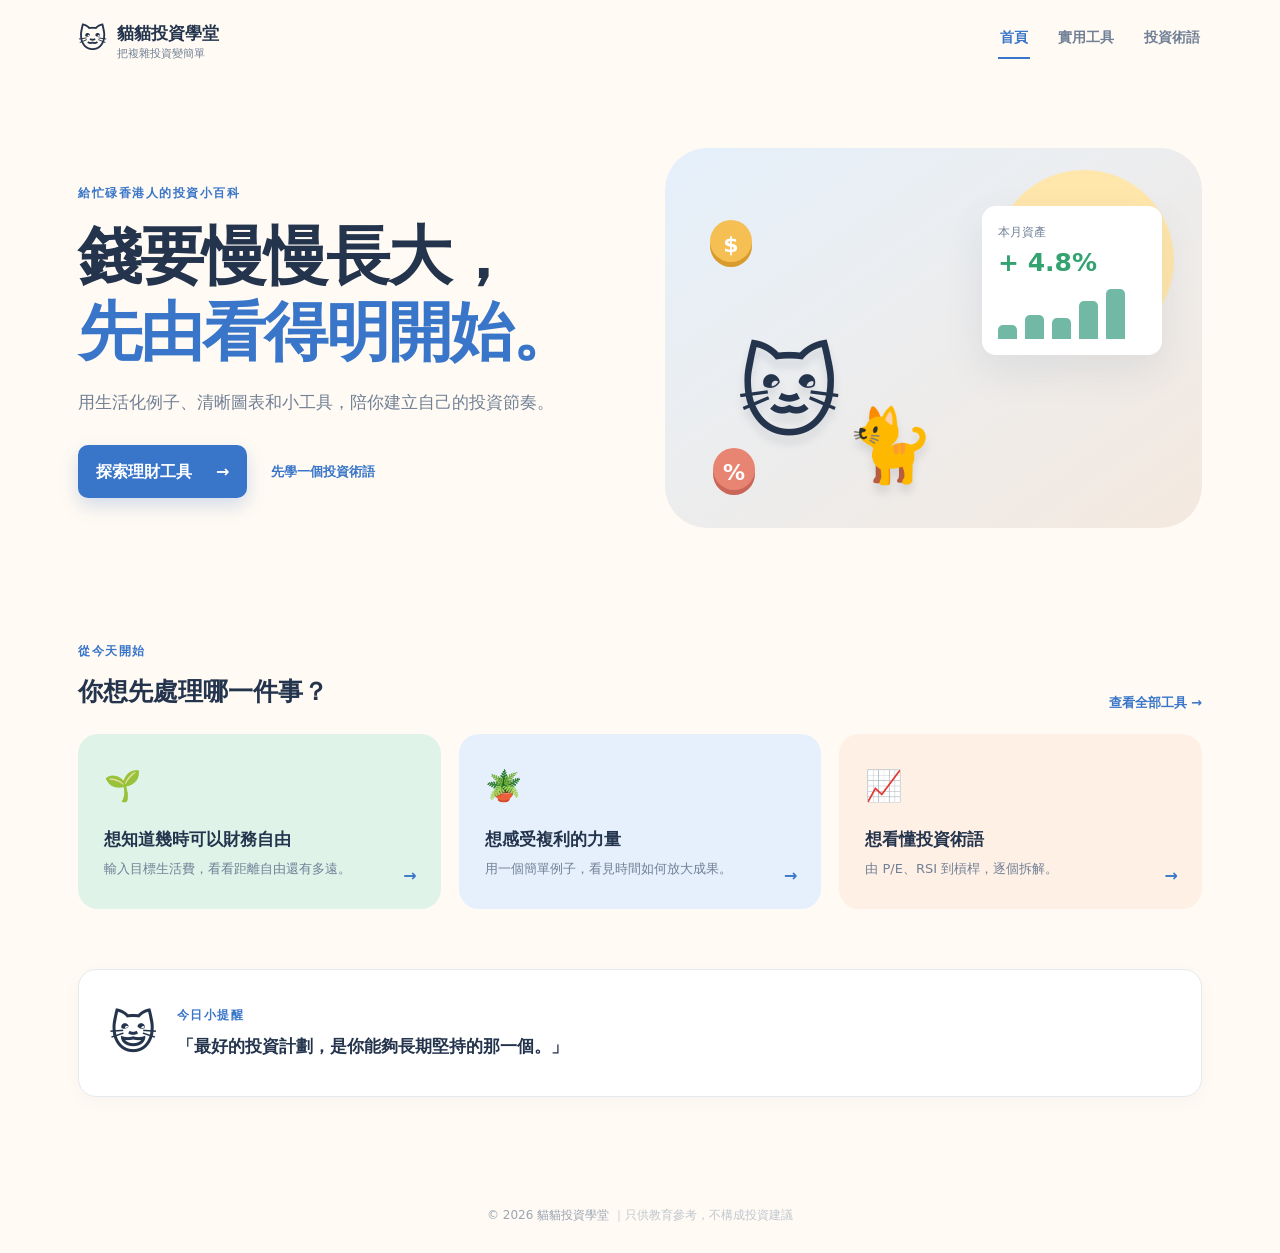
<file: index.html>
<!doctype html>
<html lang="zh-HK"><head><meta charset="UTF-8"><meta name="viewport" content="width=device-width, initial-scale=1.0"><title>貓貓投資學堂｜用簡單方法管理財富</title><meta name="description" content="以簡單、溫暖的方式學習投資概念與理財工具。"><link rel="stylesheet" href="style.css"></head>
<body><header class="site-header"><a class="brand" href="index.html"><span class="brand-mark">🐱</span><span>貓貓投資學堂<small>把複雜投資變簡單</small></span></a><nav aria-label="主選單"><a class="active" href="index.html">首頁</a><a href="tools.html">實用工具</a><a href="tech.html">投資術語</a></nav></header>
<main><section class="hero home-hero"><div><span class="eyebrow">給忙碌香港人的投資小百科</span><h1>錢要慢慢長大，<br><em>先由看得明開始。</em></h1><p>用生活化例子、清晰圖表和小工具，陪你建立自己的投資節奏。</p><div class="hero-actions"><a class="btn btn-primary" href="tools.html">探索理財工具 <span>→</span></a><a class="text-link" href="tech.html">先學一個投資術語</a></div></div><div class="hero-art" aria-label="貓貓與投資圖表插畫"><div class="sun"></div><div class="chart-card"><span>本月資產</span><strong>+ 4.8%</strong><div class="mini-chart"><i></i><i></i><i></i><i></i><i></i></div></div><div class="cat cat-one">🐱</div><div class="cat cat-two">🐈</div><div class="coin coin-one">$</div><div class="coin coin-two">%</div></div></section>
<section class="section"><div class="section-heading"><div><span class="eyebrow">從今天開始</span><h2>你想先處理哪一件事？</h2></div><a class="text-link" href="tools.html">查看全部工具 →</a></div><div class="feature-grid"><a class="feature-card mint" href="tools.html#freedom"><span class="feature-icon">🌱</span><h3>想知道幾時可以財務自由</h3><p>輸入目標生活費，看看距離自由還有多遠。</p><span class="card-arrow">→</span></a><a class="feature-card blue" href="tools.html#compound"><span class="feature-icon">🪴</span><h3>想感受複利的力量</h3><p>用一個簡單例子，看見時間如何放大成果。</p><span class="card-arrow">→</span></a><a class="feature-card peach" href="tech.html"><span class="feature-icon">📈</span><h3>想看懂投資術語</h3><p>由 P/E、RSI 到槓桿，逐個拆解。</p><span class="card-arrow">→</span></a></div></section><section class="quote-section"><div class="quote-cat">😺</div><div><span class="eyebrow">今日小提醒</span><p>「最好的投資計劃，是你能夠長期堅持的那一個。」</p></div></section></main><footer>© 2026 貓貓投資學堂 <span>｜只供教育參考，不構成投資建議</span></footer></body></html>
</file>
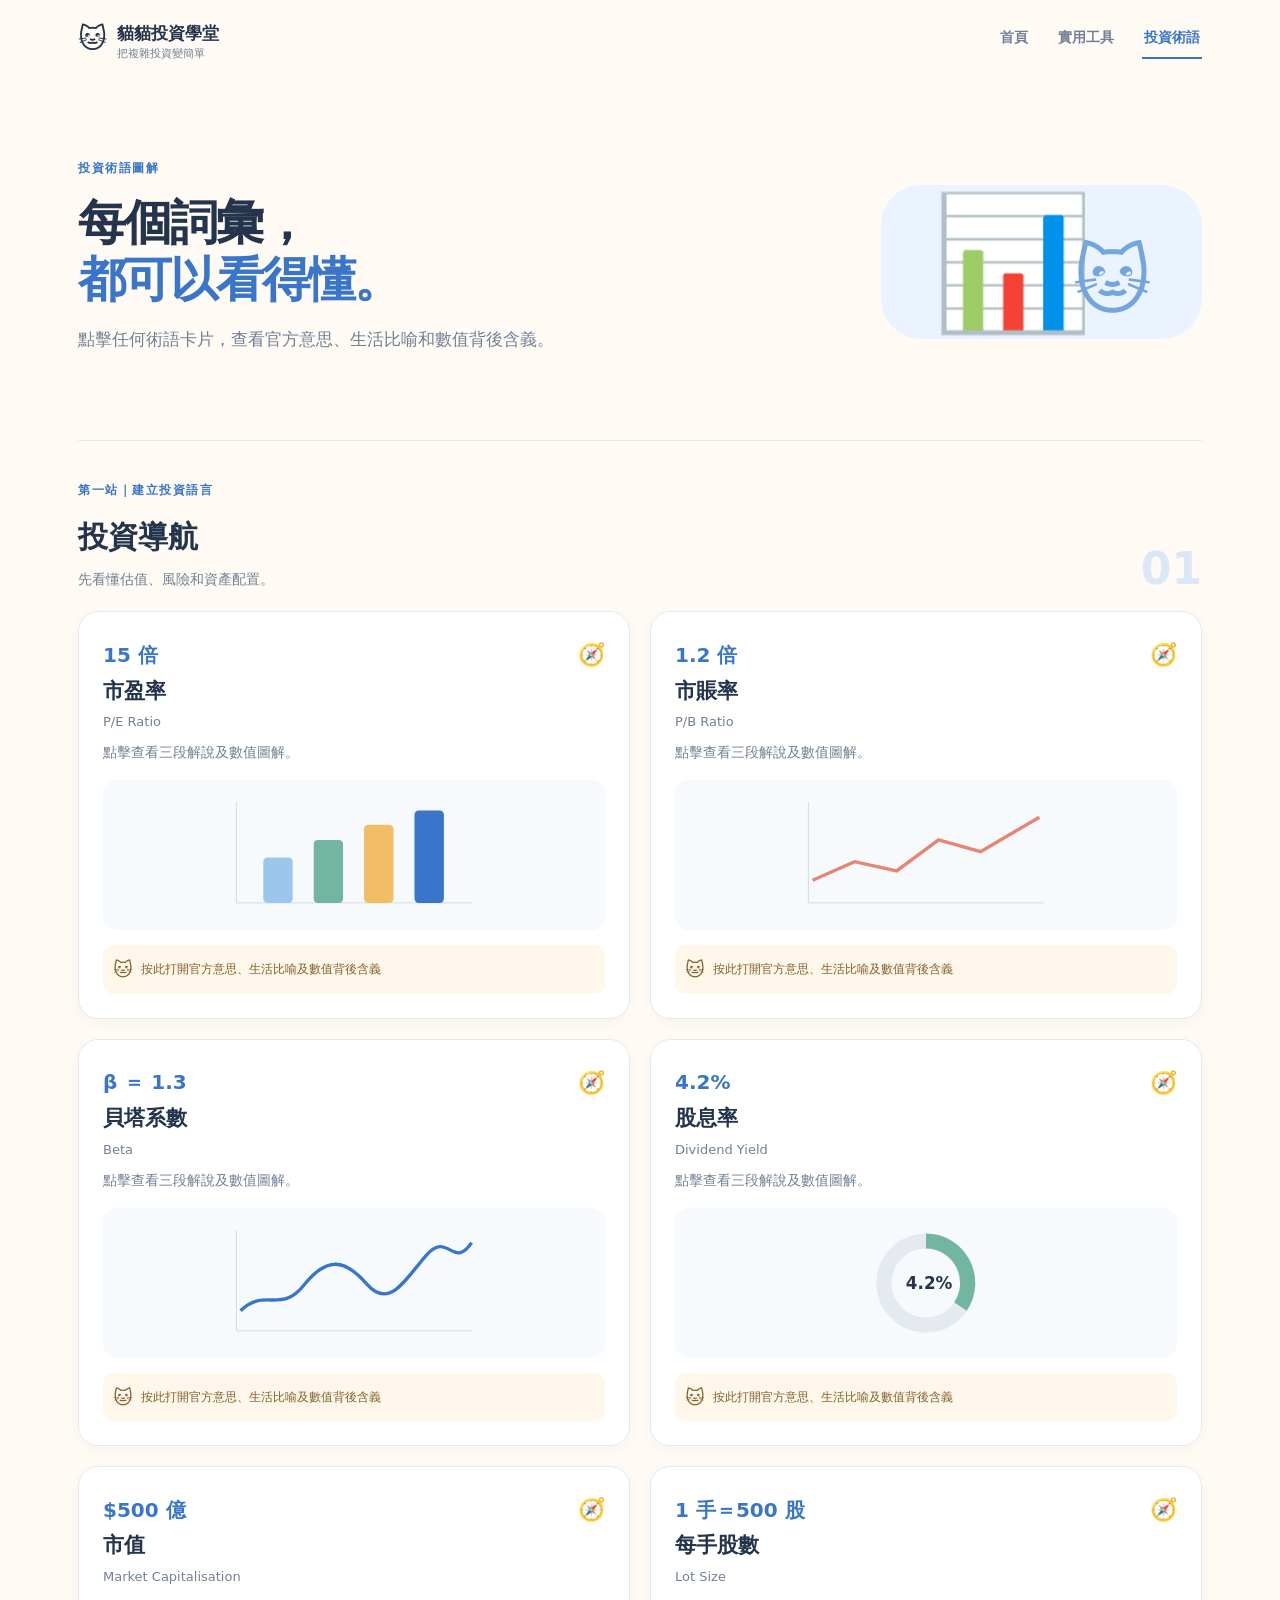
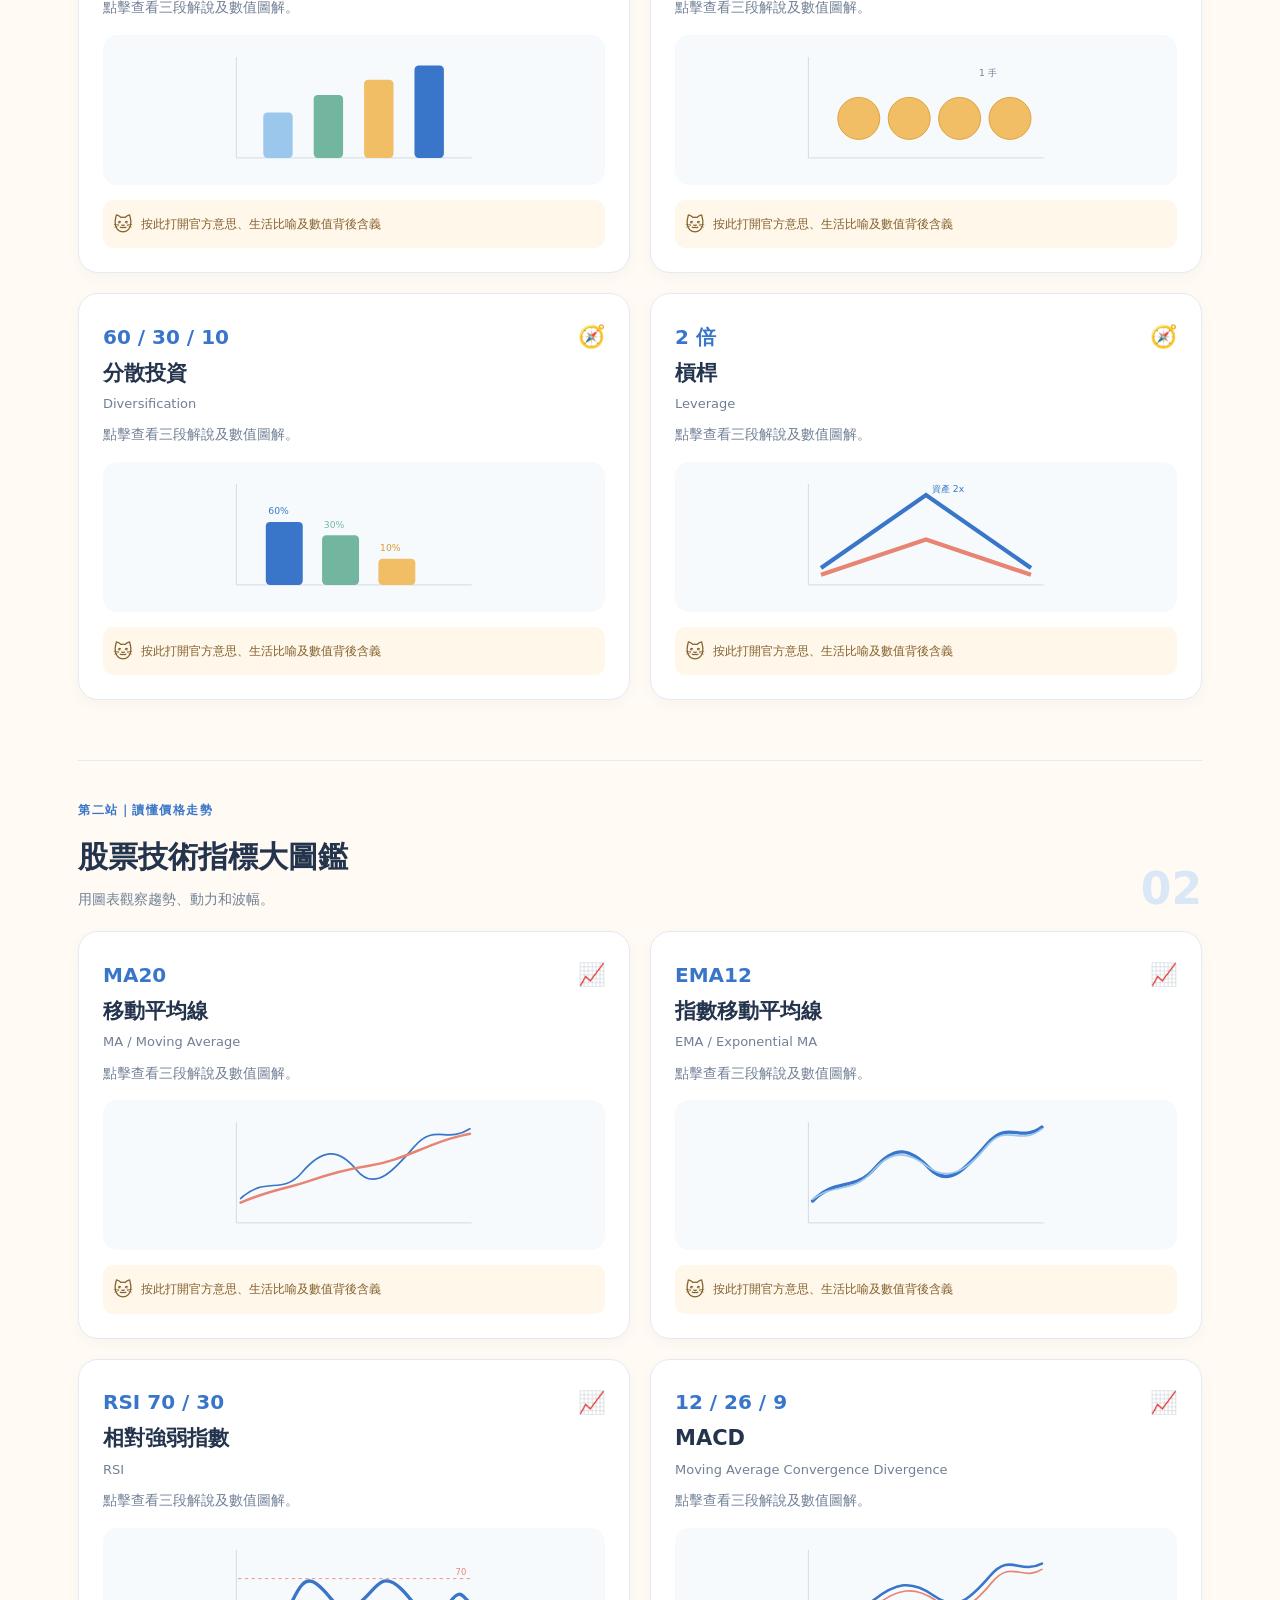
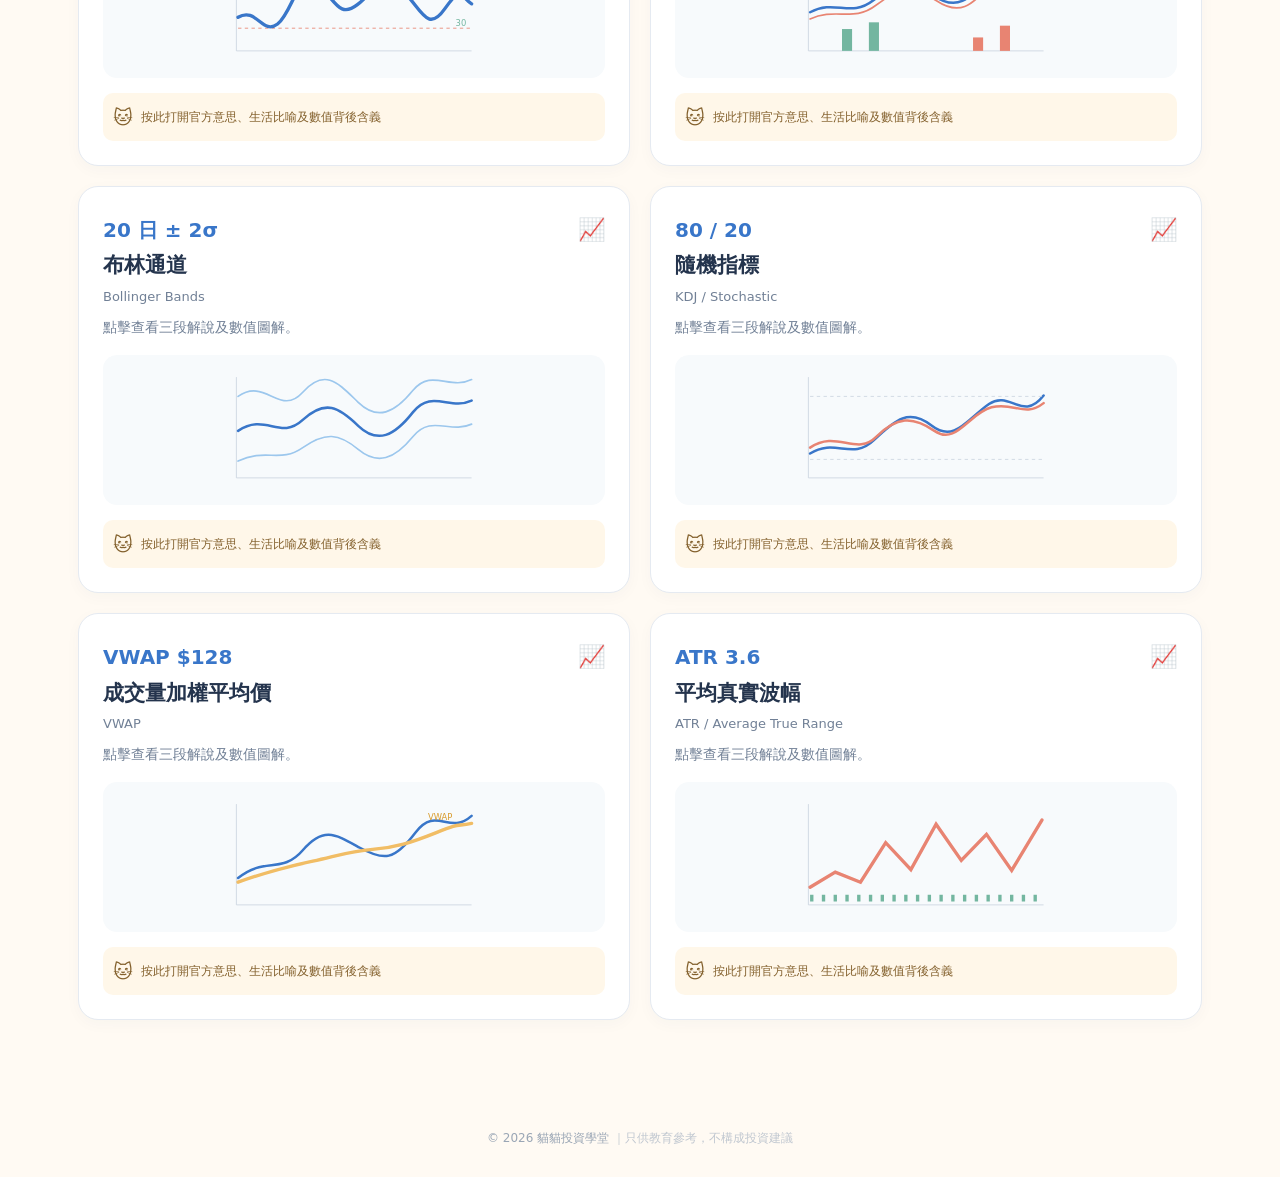
<file: tech.html>
<!doctype html>
<html lang="zh-HK"><head><meta charset="UTF-8"><meta name="viewport" content="width=device-width, initial-scale=1.0"><title>投資術語圖解｜貓貓投資學堂</title><link rel="stylesheet" href="style.css"></head><body><header class="site-header"><a class="brand" href="index.html"><span class="brand-mark">🐱</span><span>貓貓投資學堂<small>把複雜投資變簡單</small></span></a><nav><a href="index.html">首頁</a><a href="tools.html">實用工具</a><a class="active" href="tech.html">投資術語</a></nav></header><main><section class="page-intro tech-intro"><div><span class="eyebrow">投資術語圖解</span><h1>每個詞彙，<br><em>都可以看得懂。</em></h1><p>點擊任何術語卡片，查看官方意思、生活比喻和數值背後含義。</p></div><div class="visual-mascot">📊<span>🐱</span></div></section><section class="dictionary-section"><div class="dictionary-heading"><div><span class="eyebrow">第一站｜建立投資語言</span><h2>投資導航</h2><p>先看懂估值、風險和資產配置。</p></div><span class="section-number">01</span></div><div id="navigation-container" class="term-grid"></div></section><section class="dictionary-section indicator-section"><div class="dictionary-heading"><div><span class="eyebrow">第二站｜讀懂價格走勢</span><h2>股票技術指標大圖鑑</h2><p>用圖表觀察趨勢、動力和波幅。</p></div><span class="section-number">02</span></div><div id="indicators-container" class="term-grid"></div></section></main><div class="term-modal" id="term-modal" aria-hidden="true"><div class="term-modal-box"><button class="modal-close" type="button" aria-label="關閉">×</button><span class="modal-badge" id="modal-badge">投資術語</span><h2 id="modal-title">術語</h2><div class="modal-info"><article><b>官方意思</b><p id="modal-official"></p></article><article><b>生活比喻</b><p id="modal-metaphor"></p></article><article><b>數值背後含義</b><p id="modal-meaning"></p></article></div></div></div><footer>© 2026 貓貓投資學堂 <span>｜只供教育參考，不構成投資建議</span></footer><script src="script.js"></script><script src="tech.js"></script></body></html>
</file>
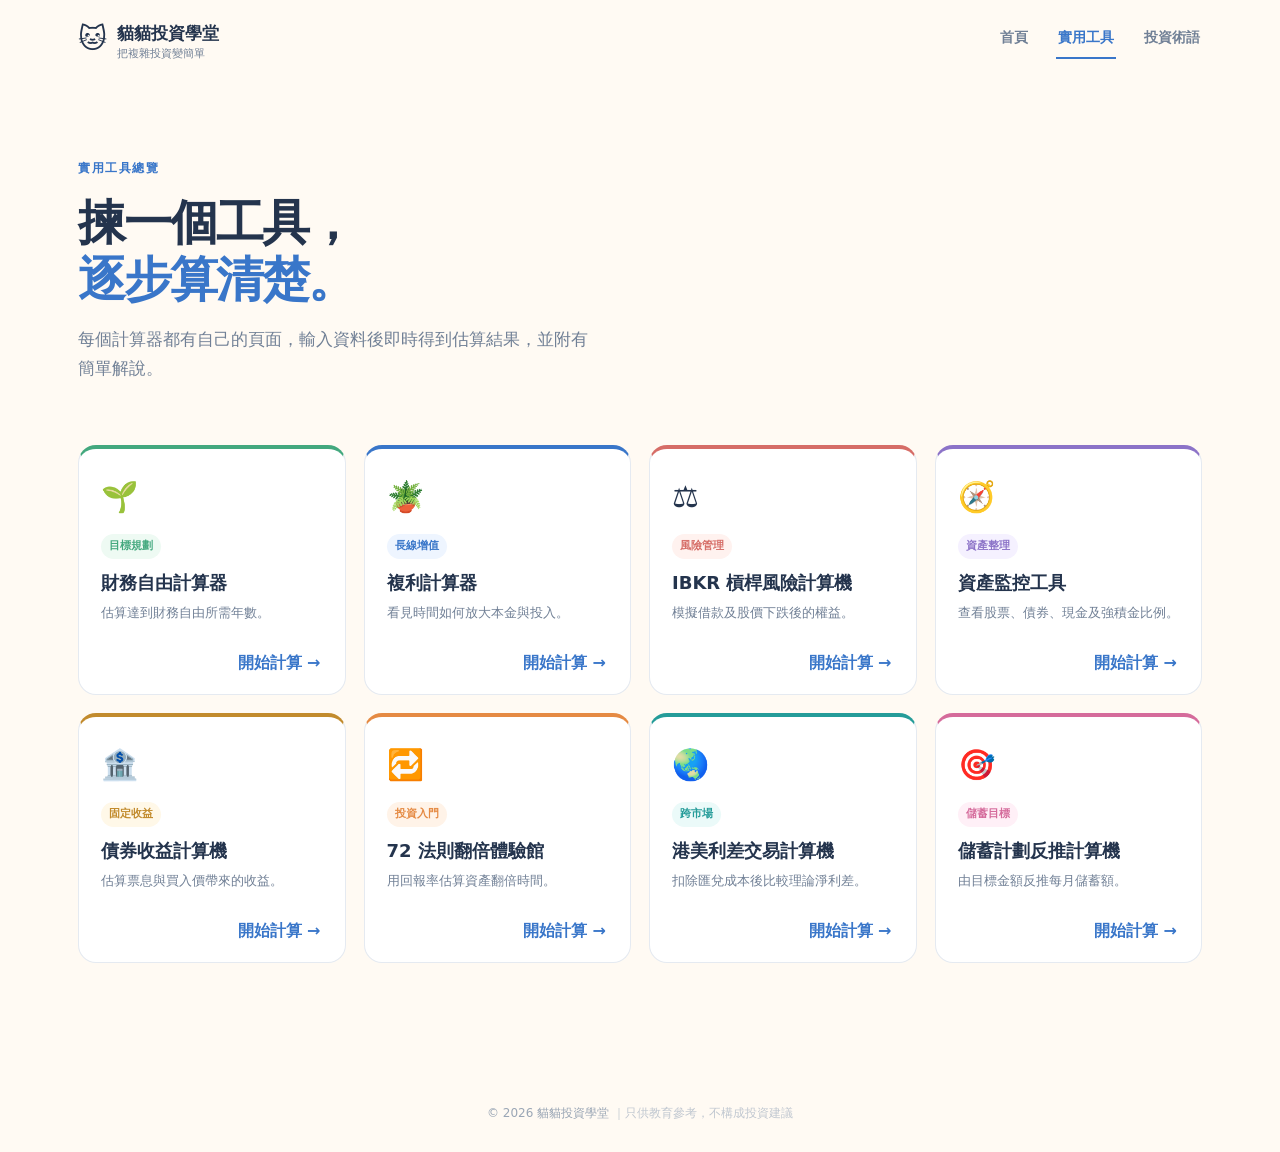
<file: tools.html>
<!doctype html>
<html lang="zh-HK"><head><meta charset="UTF-8"><meta name="viewport" content="width=device-width, initial-scale=1.0"><title>實用工具總覽｜貓貓投資學堂</title><link rel="stylesheet" href="style.css"></head><body><header class="site-header"><a class="brand" href="index.html"><span class="brand-mark">🐱</span><span>貓貓投資學堂<small>把複雜投資變簡單</small></span></a><nav><a href="index.html">首頁</a><a class="active" href="tools.html">實用工具</a><a href="tech.html">投資術語</a></nav></header><main><section class="page-intro tools-intro"><span class="eyebrow">實用工具總覽</span><h1>揀一個工具，<br><em>逐步算清楚。</em></h1><p>每個計算器都有自己的頁面，輸入資料後即時得到估算結果，並附有簡單解說。</p></section><div class="tool-grid tool-hub-grid"><a class="tool-card hub-card green" href="tool-freedom.html"><div class="tool-icon">🌱</div><span class="tool-tag">目標規劃</span><h2>財務自由計算器</h2><p>估算達到財務自由所需年數。</p><span class="card-arrow">開始計算 →</span></a><a class="tool-card hub-card blue" href="tool-compound.html"><div class="tool-icon">🪴</div><span class="tool-tag">長線增值</span><h2>複利計算器</h2><p>看見時間如何放大本金與投入。</p><span class="card-arrow">開始計算 →</span></a><a class="tool-card hub-card red" href="tool-margin.html"><div class="tool-icon">⚖️</div><span class="tool-tag">風險管理</span><h2>IBKR 槓桿風險計算機</h2><p>模擬借款及股價下跌後的權益。</p><span class="card-arrow">開始計算 →</span></a><a class="tool-card hub-card purple" href="tool-assets.html"><div class="tool-icon">🧭</div><span class="tool-tag">資產整理</span><h2>資產監控工具</h2><p>查看股票、債券、現金及強積金比例。</p><span class="card-arrow">開始計算 →</span></a><a class="tool-card hub-card gold" href="tool-bond.html"><div class="tool-icon">🏦</div><span class="tool-tag">固定收益</span><h2>債券收益計算機</h2><p>估算票息與買入價帶來的收益。</p><span class="card-arrow">開始計算 →</span></a><a class="tool-card hub-card orange" href="tool-rule72.html"><div class="tool-icon">🔁</div><span class="tool-tag">投資入門</span><h2>72 法則翻倍體驗館</h2><p>用回報率估算資產翻倍時間。</p><span class="card-arrow">開始計算 →</span></a><a class="tool-card hub-card teal" href="tool-carry.html"><div class="tool-icon">🌏</div><span class="tool-tag">跨市場</span><h2>港美利差交易計算機</h2><p>扣除匯兌成本後比較理論淨利差。</p><span class="card-arrow">開始計算 →</span></a><a class="tool-card hub-card pink" href="tool-saving.html"><div class="tool-icon">🎯</div><span class="tool-tag">儲蓄目標</span><h2>儲蓄計劃反推計算機</h2><p>由目標金額反推每月儲蓄額。</p><span class="card-arrow">開始計算 →</span></a></div></main><footer>© 2026 貓貓投資學堂 <span>｜只供教育參考，不構成投資建議</span></footer></body></html>
</file>
<file: style.css>
:root{--ink:#24344d;--muted:#718096;--blue:#3976c9;--mint:#dff3e9;--sky:#e6f0fc;--peach:#fff0e5;--cream:#fffaf3;--line:#e5eaf1;--shadow:0 16px 40px rgba(38,65,101,.09)}*{box-sizing:border-box}body{margin:0;background:var(--cream);color:var(--ink);font:16px/1.7 system-ui,-apple-system,"Microsoft JhengHei",sans-serif}a{color:inherit;text-decoration:none}.site-header{height:78px;display:flex;align-items:center;justify-content:space-between;max-width:1180px;margin:auto;padding:0 28px}.brand{display:flex;gap:10px;align-items:center;font-weight:800;font-size:17px}.brand small{display:block;color:var(--muted);font-size:11px;font-weight:500;line-height:1}.brand-mark{font-size:28px}.site-header nav{display:flex;gap:26px;color:var(--muted);font-size:14px;font-weight:700}.site-header nav a{padding:7px 2px;border-bottom:2px solid transparent}.site-header nav a:hover,.site-header nav .active{color:var(--blue);border-color:var(--blue)}main{max-width:1180px;margin:auto;padding:0 28px 80px}.hero{min-height:520px;display:grid;grid-template-columns:1fr 1fr;align-items:center;gap:50px}.eyebrow{color:var(--blue);font-size:12px;font-weight:800;letter-spacing:1.5px}.hero h1,.page-intro h1{font-size:clamp(40px,5vw,64px);line-height:1.18;letter-spacing:-2px;margin:14px 0 18px}.hero h1 em,.page-intro h1 em{color:var(--blue);font-style:normal}.hero p,.page-intro p{color:var(--muted);max-width:520px;font-size:17px}.hero-actions{display:flex;align-items:center;gap:24px;margin-top:28px}.btn{display:inline-flex;align-items:center;gap:24px;background:var(--blue);color:#fff;border-radius:10px;padding:13px 18px;font-weight:800;box-shadow:0 8px 18px rgba(57,118,201,.22);transition:.2s}.btn:hover{transform:translateY(-2px)}.btn-small{font-size:13px;padding:9px 12px;gap:14px;box-shadow:none}.text-link{color:var(--blue);font-weight:800;font-size:13px}.hero-art{height:380px;background:linear-gradient(145deg,#e5f0fb,#f4e9df);border-radius:42px;position:relative;overflow:hidden}.sun{position:absolute;width:180px;height:180px;border-radius:50%;background:#ffe6ab;right:28px;top:22px}.chart-card{position:absolute;right:40px;top:58px;background:#fff;border-radius:14px;padding:16px;width:180px;box-shadow:var(--shadow);font-size:12px;color:var(--muted)}.chart-card strong{display:block;color:#34a271;font-size:25px}.mini-chart{height:54px;display:flex;align-items:end;gap:8px}.mini-chart i{display:block;width:19px;background:#71b9a4;border-radius:5px 5px 0 0}.mini-chart i:nth-child(1){height:25%}.mini-chart i:nth-child(2){height:44%}.mini-chart i:nth-child(3){height:38%}.mini-chart i:nth-child(4){height:70%}.mini-chart i:nth-child(5){height:93%}.cat{position:absolute;font-size:100px;filter:drop-shadow(0 8px 4px rgba(40,54,74,.12))}.cat-one{left:72px;bottom:49px}.cat-two{left:180px;bottom:22px;font-size:72px}.coin{position:absolute;border-radius:50%;background:#f5bf54;color:#fff;width:42px;height:42px;text-align:center;padding-top:6px;font-size:22px;font-weight:800;box-shadow:0 5px 0 #d89b2c}.coin-one{left:45px;top:72px}.coin-two{left:48px;bottom:38px;background:#e88472;box-shadow:0 5px 0 #c96658}.section{padding-top:38px}.section-heading{display:flex;justify-content:space-between;align-items:end;margin-bottom:20px}.section h2,.calculator-note h2{font-size:25px;margin:8px 0 0}.feature-grid,.tool-grid{display:grid;grid-template-columns:repeat(3,1fr);gap:18px}.feature-card{position:relative;border-radius:20px;padding:26px;min-height:175px;transition:.2s}.feature-card:hover,.tool-card:hover{transform:translateY(-4px);box-shadow:var(--shadow)}.feature-card.mint{background:var(--mint)}.feature-card.blue{background:var(--sky)}.feature-card.peach{background:var(--peach)}.feature-icon,.tool-icon{font-size:30px}.feature-card h3{font-size:17px;margin:14px 0 4px}.feature-card p,.tool-card p{margin:0;color:var(--muted);font-size:13px}.card-arrow{position:absolute;right:24px;bottom:20px;color:var(--blue);font-weight:900}.quote-section,.calculator-note{margin-top:60px;background:#fff;border:1px solid var(--line);border-radius:18px;padding:24px 30px;display:flex;align-items:center;gap:20px;box-shadow:0 5px 18px rgba(30,50,80,.03)}.quote-cat{font-size:46px}.quote-section p{font-size:17px;font-weight:700;margin:5px 0}.page-intro{padding:75px 0 45px;max-width:670px}.page-intro h1{font-size:48px}.tool-grid{grid-template-columns:repeat(4,1fr)}.tool-card{background:#fff;border:1px solid var(--line);border-radius:18px;padding:22px;min-height:270px;display:flex;flex-direction:column;align-items:flex-start;transition:.2s}.tool-card.featured{border-color:#b4ddc8;background:#fbfffc}.tool-card h2{font-size:18px;line-height:1.35;margin:12px 0 7px}.tool-card p{min-height:66px}.tool-tag{color:var(--blue);font-size:11px;font-weight:800;background:#edf4fd;padding:3px 8px;border-radius:20px;margin-top:12px}.tool-card .btn{margin-top:auto}.calculator-note{justify-content:space-between;background:#eef7f0}.note-icon{font-size:32px}.calculator-note p{color:var(--muted);font-size:13px;margin:4px 0}.tech-intro{max-width:none;display:flex;justify-content:space-between;align-items:center}.visual-mascot{font-size:130px;color:#73a6dc;background:#eaf3ff;border-radius:40px;padding:12px 50px;line-height:1}.visual-mascot span{font-size:76px;display:inline-block;margin-left:-20px}.dictionary-section{margin-top:24px;padding-top:34px;border-top:1px solid var(--line)}.indicator-section{margin-top:60px}.dictionary-heading{display:flex;justify-content:space-between;align-items:end;margin-bottom:20px}.dictionary-heading h2{font-size:30px;margin:8px 0 0}.dictionary-heading p{color:var(--muted);margin:6px 0 0;font-size:14px}.section-number{font-size:44px;color:#d9e7f6;font-weight:900;line-height:1}.term-grid{display:grid;grid-template-columns:repeat(2,1fr);gap:20px}.term-card{background:#fff;border:1px solid var(--line);border-radius:20px;padding:24px;box-shadow:0 4px 15px rgba(35,55,80,.03)}.term-card h2,.term-card h3{margin:0;font-size:21px}.term-card h2 span,.term-card h3 small{display:block;font-size:13px;color:var(--muted);font-weight:500;margin-top:2px}.term-card p{color:var(--muted);font-size:14px;margin:8px 0 15px}.term-card figure{margin:0;background:#f7fafc;border-radius:14px;padding:12px;height:150px}.term-card svg{width:100%;height:100%}.term-topline{display:flex;justify-content:space-between;align-items:center}.term-number{color:var(--blue);font-size:20px;font-weight:900}.term-emoji{font-size:22px}.term-tip{display:flex;gap:8px;align-items:center;background:#fff7e9;color:#83602c;border-radius:10px;padding:8px 10px;margin-top:15px;font-size:12px}.term-tip strong{font-size:19px}footer{text-align:center;color:#9aa6b5;font-size:12px;padding:28px}footer span{color:#c0c7d0}@media(max-width:800px){.site-header{height:auto;padding:18px 20px;align-items:flex-start}.site-header nav{gap:12px}.hero,.tech-intro{display:block;padding-top:40px}.hero-art{margin-top:35px;height:300px}.feature-grid,.tool-grid,.term-grid{grid-template-columns:1fr 1fr}.tool-card{min-height:245px}main{padding-left:20px;padding-right:20px}.page-intro{padding-top:45px}.visual-mascot{margin-top:25px;text-align:center;font-size:80px}.hero-actions{flex-wrap:wrap}}@media(max-width:520px){.site-header{display:block}.site-header nav{margin-top:12px}.feature-grid,.tool-grid,.term-grid{grid-template-columns:1fr}.section-heading,.dictionary-heading{display:block}.section-heading .text-link{display:block;margin-top:10px}.section-number{display:block;margin-top:15px}.hero h1,.page-intro h1{font-size:40px}.hero-art{height:270px}.cat-one{left:30px}.cat-two{left:140px}}
/* Interactive finance tool hub */
.tools-intro{max-width:760px}.tool-hub-grid{grid-template-columns:repeat(4,1fr);margin-bottom:32px}.hub-card{min-height:250px;position:relative}.hub-card .card-arrow{bottom:18px}.hub-card.green,.tool-panel.green{--accent:#43a87e;--soft:#eefaf3}.hub-card.blue,.tool-panel.blue{--accent:#3976c9;--soft:#eef5ff}.hub-card.red,.tool-panel.red{--accent:#d66d67;--soft:#fff2ef}.hub-card.purple,.tool-panel.purple{--accent:#8c73c8;--soft:#f5f1ff}.hub-card.gold,.tool-panel.gold{--accent:#c28b2d;--soft:#fff8e8}.hub-card.orange,.tool-panel.orange{--accent:#e58a43;--soft:#fff3e8}.hub-card.teal,.tool-panel.teal{--accent:#259c99;--soft:#ebfaf9}.hub-card.pink,.tool-panel.pink{--accent:#d56b9b;--soft:#fff0f7}.hub-card{border-top:4px solid var(--accent)}.hub-card .tool-tag,.tool-panel .tool-tag{color:var(--accent);background:var(--soft)}.tool-workspace{display:grid;gap:28px}.tool-panel{background:#fff;border:1px solid var(--line);border-top:5px solid var(--accent);border-radius:22px;padding:28px;scroll-margin-top:20px;box-shadow:0 7px 22px rgba(35,55,80,.04)}.panel-heading{display:flex;justify-content:space-between;gap:25px;align-items:flex-start}.panel-heading h2{font-size:26px;margin:10px 0 4px}.panel-heading p{color:var(--muted);margin:0}.close-tool{color:var(--accent);font-size:12px;font-weight:800}.tool-layout{display:grid;grid-template-columns:1.3fr .7fr;gap:20px;margin-top:22px}.tool-form{background:var(--soft);border-radius:15px;padding:20px}.tool-form h3{font-size:16px;margin:0 0 14px}.field-grid{display:grid;grid-template-columns:repeat(2,1fr);gap:12px}.field-grid label{display:grid;gap:5px;color:var(--muted);font-size:12px;font-weight:700}.field-grid input{width:100%;border:1px solid var(--line);border-radius:8px;padding:10px;background:#fff;color:var(--ink);font-size:15px;font-weight:700}.tool-form .btn{margin-top:16px;background:var(--accent);box-shadow:none}.tool-result{border-radius:15px;padding:22px;background:var(--ink);color:#fff;display:flex;flex-direction:column;justify-content:center;min-height:190px}.tool-result>span{font-size:12px;opacity:.7}.result-main{font-size:clamp(28px,4vw,43px);line-height:1.2;margin:11px 0;color:#fff}.result-sub{font-size:12px;line-height:1.7;color:#dce5f1;margin:0}.meaning-grid{display:grid;grid-template-columns:repeat(3,1fr);gap:12px;margin-top:18px}.meaning-grid article{border:1px solid var(--line);border-radius:12px;padding:15px;background:#fff}.meaning-grid article b{font-size:13px;color:var(--accent)}.meaning-grid article p{font-size:13px;color:var(--muted);margin:7px 0 0;line-height:1.65}@media(max-width:900px){.tool-hub-grid{grid-template-columns:repeat(2,1fr)}.tool-layout{grid-template-columns:1fr}.meaning-grid{grid-template-columns:1fr 1fr}}@media(max-width:520px){.tool-hub-grid{grid-template-columns:1fr}.tool-panel{padding:20px 16px}.panel-heading{display:block}.close-tool{display:inline-block;margin-top:15px}.field-grid,.meaning-grid{grid-template-columns:1fr}}
.term-card-button{width:100%;text-align:left;font:inherit;color:inherit;cursor:pointer}.term-card-button:hover{border-color:var(--blue)}.term-modal{position:fixed;inset:0;background:rgba(28,45,70,.35);backdrop-filter:blur(6px);display:none;align-items:center;justify-content:center;padding:20px;z-index:20}.term-modal.is-open{display:flex}.term-modal-box{background:#fff;border-radius:22px;max-width:680px;width:100%;padding:30px;position:relative;box-shadow:0 20px 60px rgba(20,40,70,.25)}.modal-close{position:absolute;right:18px;top:15px;border:0;border-radius:50%;width:34px;height:34px;background:#eef3f8;color:var(--ink);font-size:25px;cursor:pointer}.modal-badge{display:inline-block;background:#eef5ff;color:var(--blue);border-radius:20px;padding:4px 10px;font-size:12px;font-weight:800}.term-modal-box h2{font-size:27px;margin:14px 0 20px}.modal-info{display:grid;grid-template-columns:1fr;gap:12px}.modal-info article{border:1px solid var(--line);border-radius:12px;padding:14px;background:#fbfcfe}.modal-info b{color:var(--blue);font-size:14px}.modal-info p{color:var(--muted);font-size:14px;line-height:1.75;margin:5px 0 0}.single-tool-page{padding:55px 0}.single-tool-page .tool-panel{max-width:1000px;margin:auto}.single-tool-page .panel-heading h1{font-size:32px;margin:10px 0 4px}.single-tool-page .tool-result{min-height:220px}@media(max-width:520px){.term-modal-box{padding:24px 18px}.term-modal-box h2{font-size:22px}.single-tool-page{padding:30px 0}}
</file>
